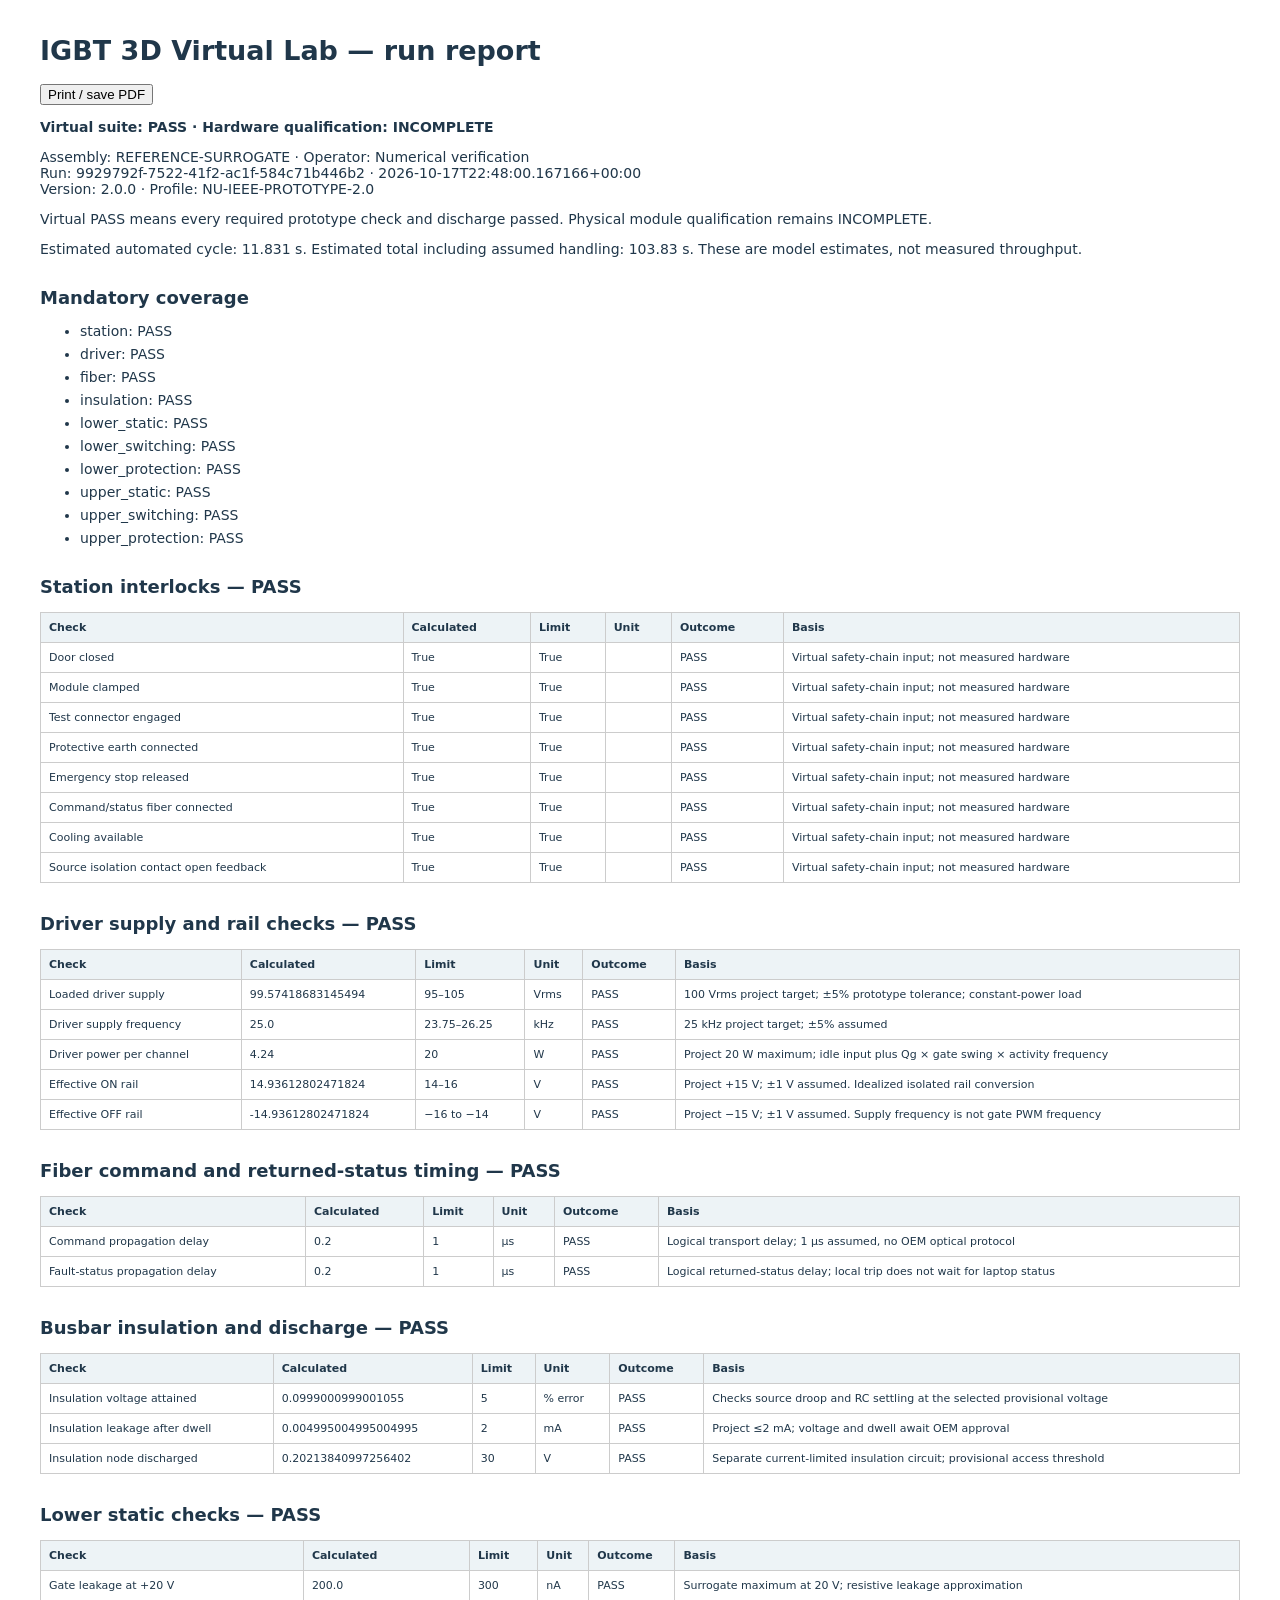
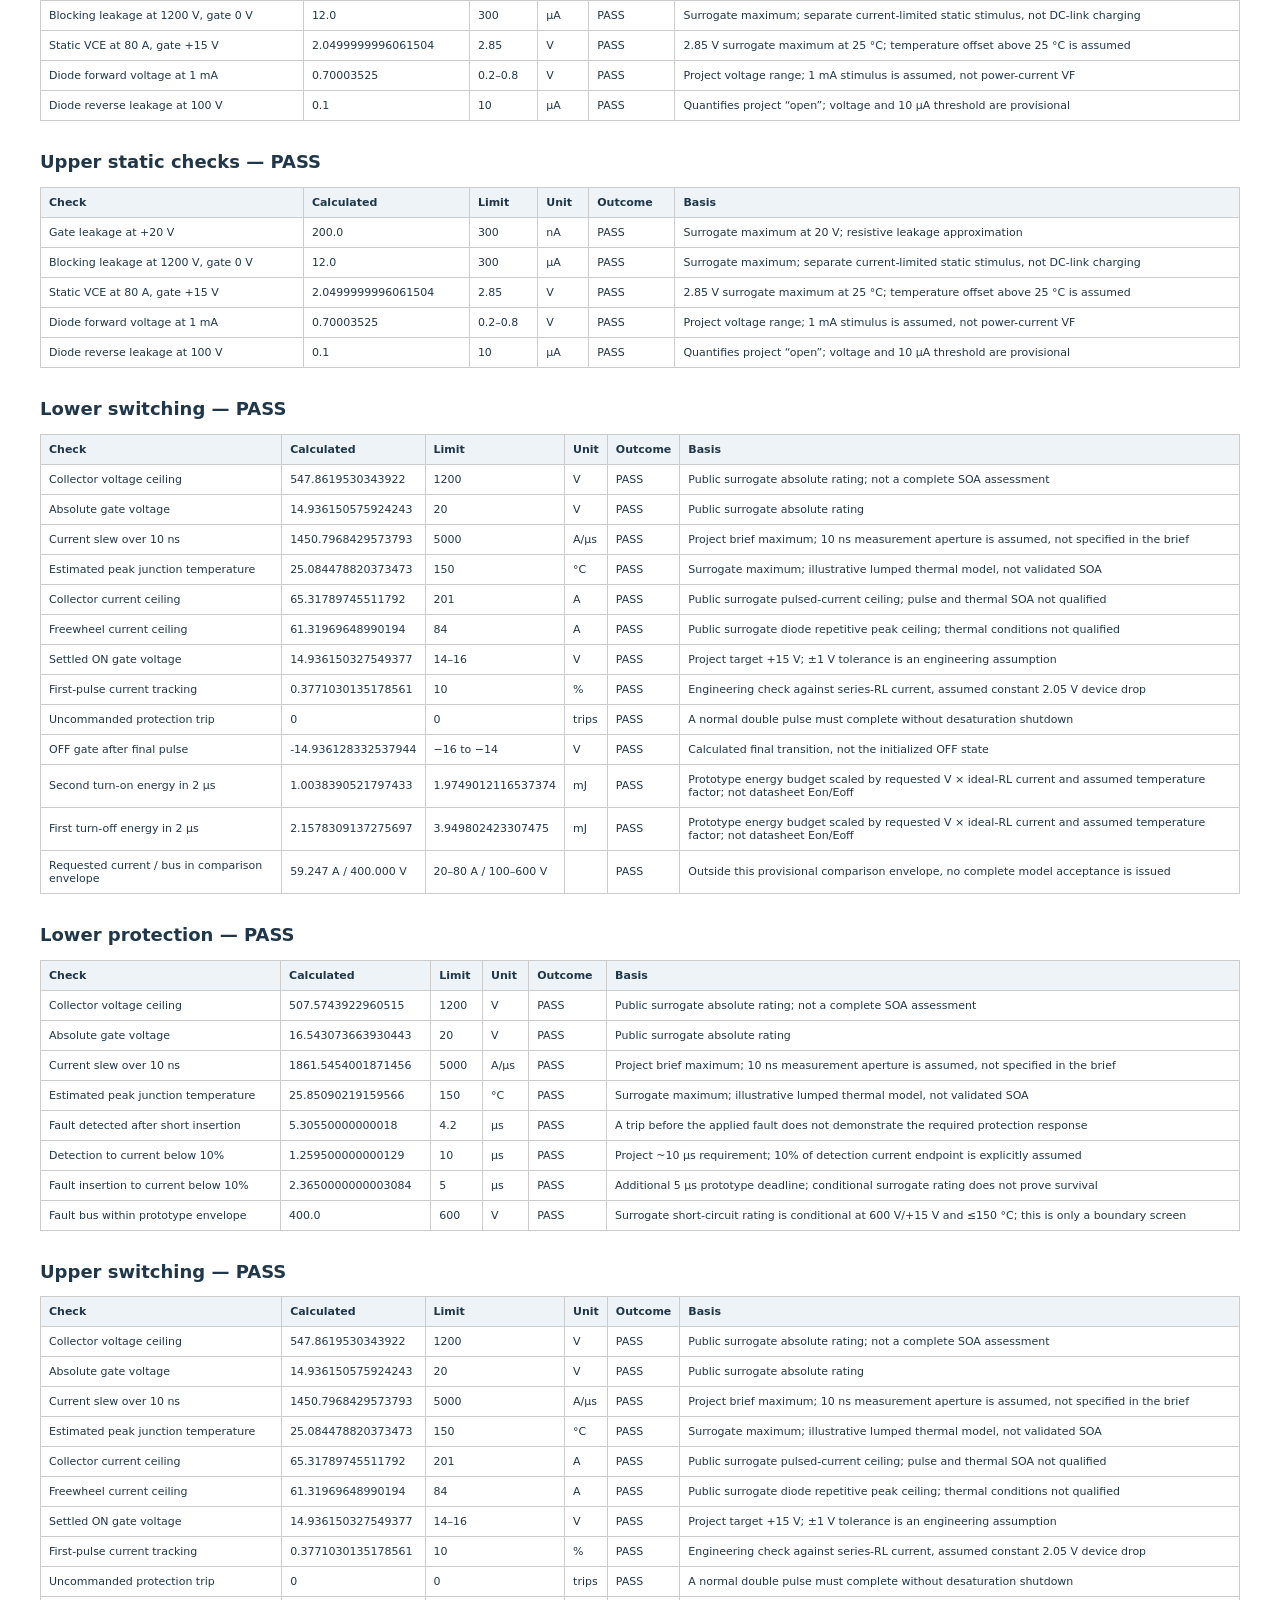
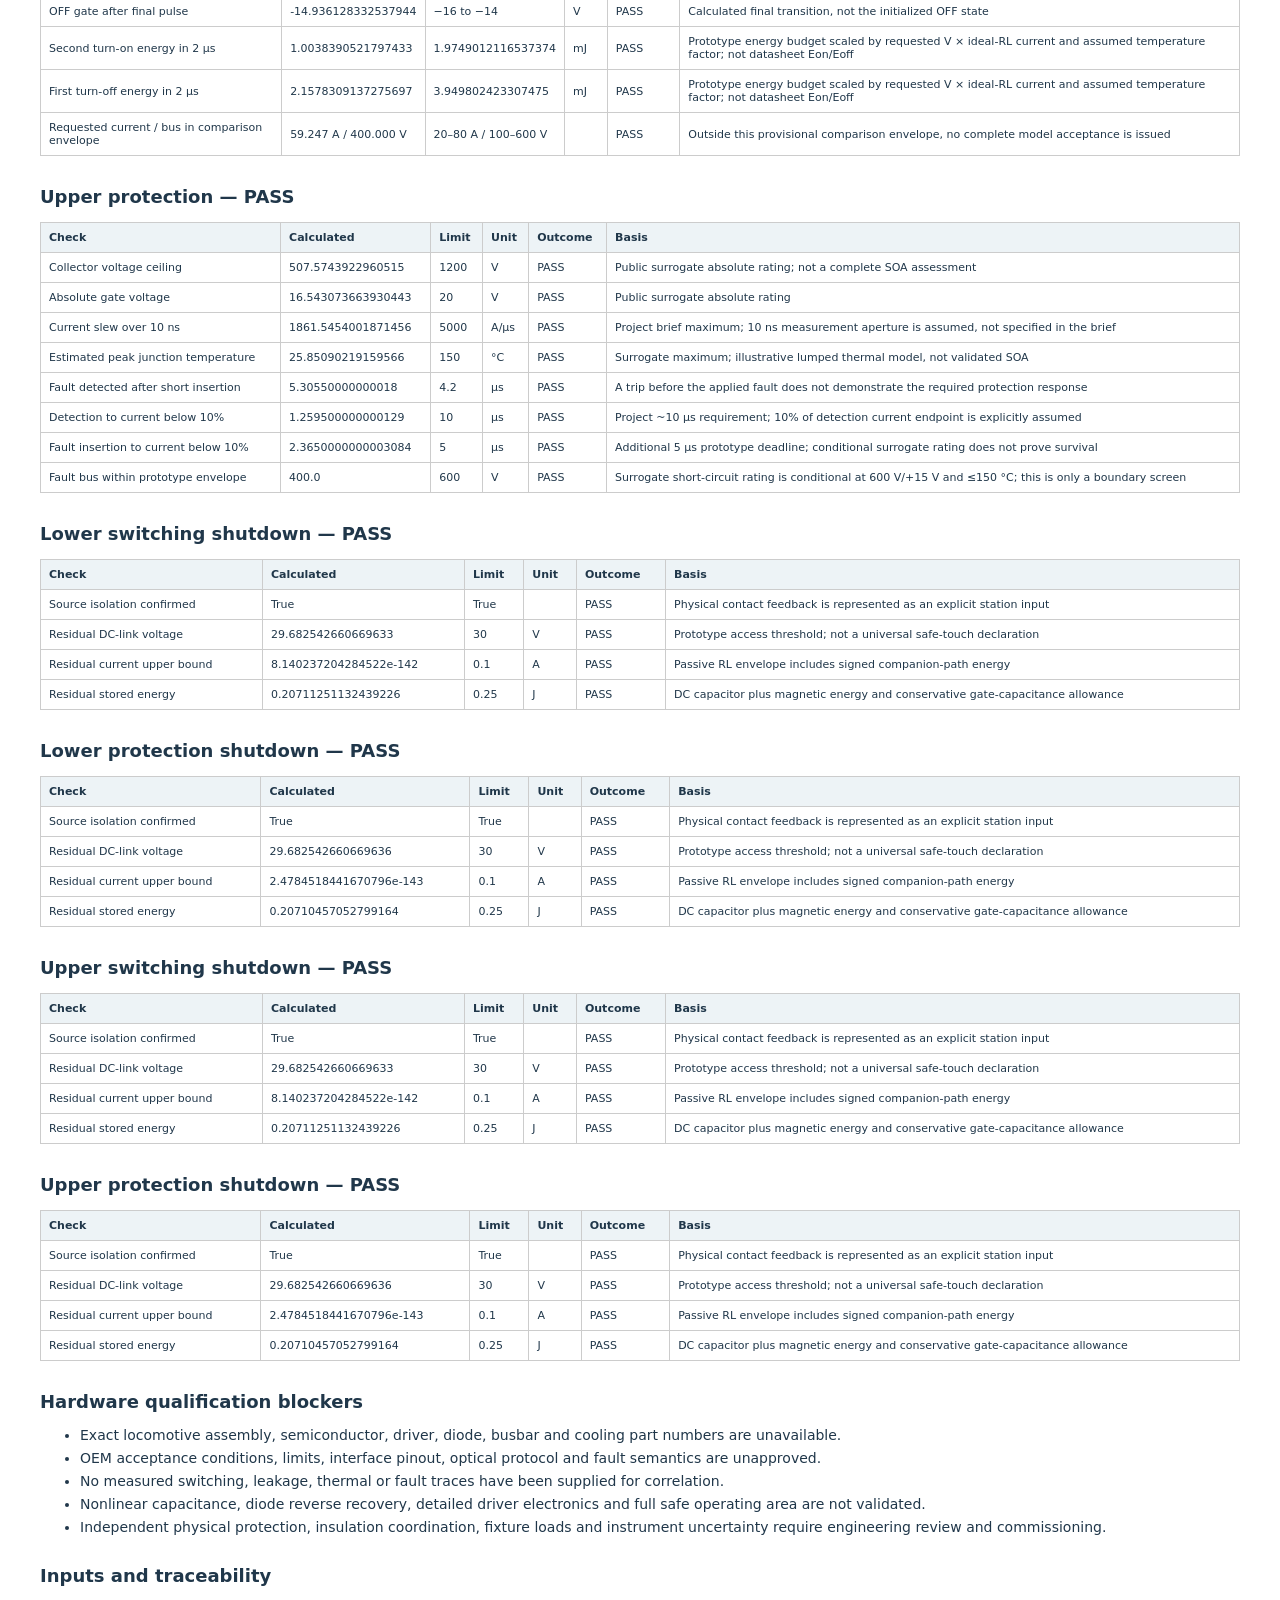
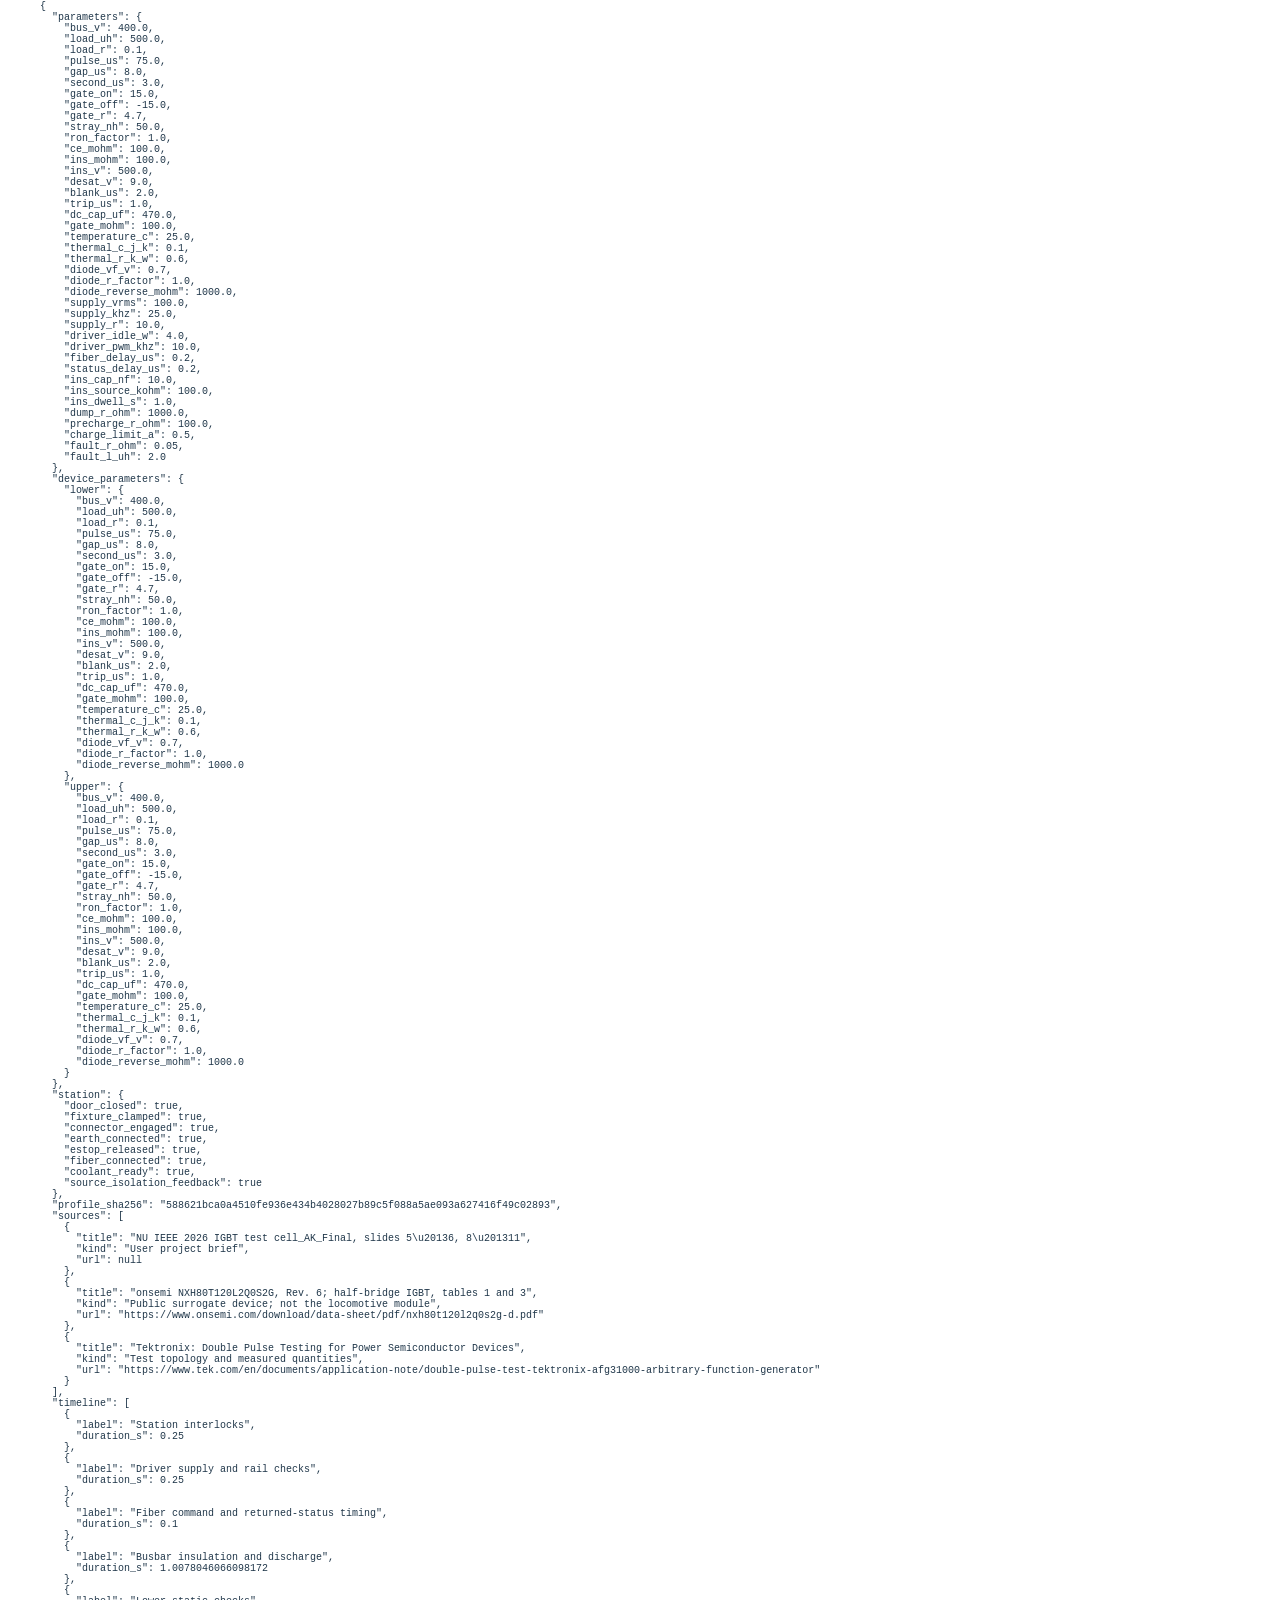
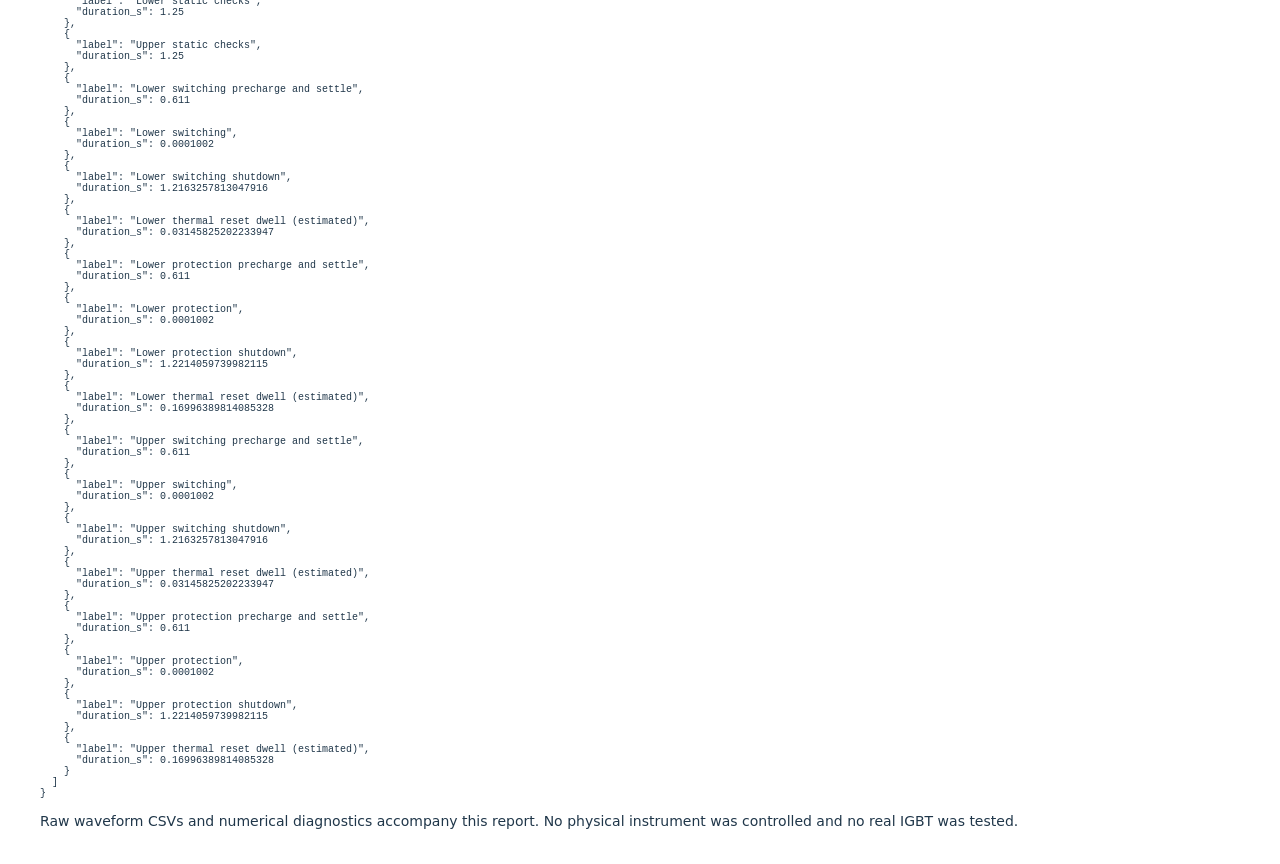
<file: verification/reference/default_run/report.html>
<!doctype html><html lang="en"><meta charset="utf-8"><title>IGBT virtual test report</title><style>body{font:14px system-ui;max-width:1200px;margin:35px auto;padding:0 20px;color:#20374a}h1{font-size:27px}h2{font-size:18px;margin-top:30px}table{border-collapse:collapse;width:100%;font-size:11px}th,td{padding:8px;border:1px solid #ccc;text-align:left}th{background:#edf3f6}pre{white-space:pre-wrap;font-size:10px}li{margin:7px 0}@media print{button{display:none}h2{break-after:avoid}tr{break-inside:avoid}}</style><h1>IGBT 3D Virtual Lab — run report</h1><button onclick="print()">Print / save PDF</button><p><b>Virtual suite: PASS · Hardware qualification: INCOMPLETE</b></p><p>Assembly: REFERENCE-SURROGATE · Operator: Numerical verification<br>Run: 9929792f-7522-41f2-ac1f-584c71b446b2 · 2026-10-17T22:48:00.167166+00:00<br>Version: 2.0.0 · Profile: NU-IEEE-PROTOTYPE-2.0</p><p>Virtual PASS means every required prototype check and discharge passed. Physical module qualification remains INCOMPLETE.</p><p>Estimated automated cycle: 11.831 s. Estimated total including assumed handling: 103.83 s. These are model estimates, not measured throughput.</p><h2>Mandatory coverage</h2><ul><li>station: PASS</li><li>driver: PASS</li><li>fiber: PASS</li><li>insulation: PASS</li><li>lower_static: PASS</li><li>lower_switching: PASS</li><li>lower_protection: PASS</li><li>upper_static: PASS</li><li>upper_switching: PASS</li><li>upper_protection: PASS</li></ul><h2>Station interlocks — PASS</h2><table><thead><tr><th>Check</th><th>Calculated</th><th>Limit</th><th>Unit</th><th>Outcome</th><th>Basis</th></tr></thead><tbody><tr><td>Door closed</td><td>True</td><td>True</td><td></td><td>PASS</td><td>Virtual safety-chain input; not measured hardware</td></tr><tr><td>Module clamped</td><td>True</td><td>True</td><td></td><td>PASS</td><td>Virtual safety-chain input; not measured hardware</td></tr><tr><td>Test connector engaged</td><td>True</td><td>True</td><td></td><td>PASS</td><td>Virtual safety-chain input; not measured hardware</td></tr><tr><td>Protective earth connected</td><td>True</td><td>True</td><td></td><td>PASS</td><td>Virtual safety-chain input; not measured hardware</td></tr><tr><td>Emergency stop released</td><td>True</td><td>True</td><td></td><td>PASS</td><td>Virtual safety-chain input; not measured hardware</td></tr><tr><td>Command/status fiber connected</td><td>True</td><td>True</td><td></td><td>PASS</td><td>Virtual safety-chain input; not measured hardware</td></tr><tr><td>Cooling available</td><td>True</td><td>True</td><td></td><td>PASS</td><td>Virtual safety-chain input; not measured hardware</td></tr><tr><td>Source isolation contact open feedback</td><td>True</td><td>True</td><td></td><td>PASS</td><td>Virtual safety-chain input; not measured hardware</td></tr></tbody></table><h2>Driver supply and rail checks — PASS</h2><table><thead><tr><th>Check</th><th>Calculated</th><th>Limit</th><th>Unit</th><th>Outcome</th><th>Basis</th></tr></thead><tbody><tr><td>Loaded driver supply</td><td>99.57418683145494</td><td>95–105</td><td>Vrms</td><td>PASS</td><td>100 Vrms project target; ±5% prototype tolerance; constant-power load</td></tr><tr><td>Driver supply frequency</td><td>25.0</td><td>23.75–26.25</td><td>kHz</td><td>PASS</td><td>25 kHz project target; ±5% assumed</td></tr><tr><td>Driver power per channel</td><td>4.24</td><td>20</td><td>W</td><td>PASS</td><td>Project 20 W maximum; idle input plus Qg × gate swing × activity frequency</td></tr><tr><td>Effective ON rail</td><td>14.93612802471824</td><td>14–16</td><td>V</td><td>PASS</td><td>Project +15 V; ±1 V assumed. Idealized isolated rail conversion</td></tr><tr><td>Effective OFF rail</td><td>-14.93612802471824</td><td>−16 to −14</td><td>V</td><td>PASS</td><td>Project −15 V; ±1 V assumed. Supply frequency is not gate PWM frequency</td></tr></tbody></table><h2>Fiber command and returned-status timing — PASS</h2><table><thead><tr><th>Check</th><th>Calculated</th><th>Limit</th><th>Unit</th><th>Outcome</th><th>Basis</th></tr></thead><tbody><tr><td>Command propagation delay</td><td>0.2</td><td>1</td><td>µs</td><td>PASS</td><td>Logical transport delay; 1 µs assumed, no OEM optical protocol</td></tr><tr><td>Fault-status propagation delay</td><td>0.2</td><td>1</td><td>µs</td><td>PASS</td><td>Logical returned-status delay; local trip does not wait for laptop status</td></tr></tbody></table><h2>Busbar insulation and discharge — PASS</h2><table><thead><tr><th>Check</th><th>Calculated</th><th>Limit</th><th>Unit</th><th>Outcome</th><th>Basis</th></tr></thead><tbody><tr><td>Insulation voltage attained</td><td>0.0999000999001055</td><td>5</td><td>% error</td><td>PASS</td><td>Checks source droop and RC settling at the selected provisional voltage</td></tr><tr><td>Insulation leakage after dwell</td><td>0.004995004995004995</td><td>2</td><td>mA</td><td>PASS</td><td>Project ≤2 mA; voltage and dwell await OEM approval</td></tr><tr><td>Insulation node discharged</td><td>0.20213840997256402</td><td>30</td><td>V</td><td>PASS</td><td>Separate current-limited insulation circuit; provisional access threshold</td></tr></tbody></table><h2>Lower static checks — PASS</h2><table><thead><tr><th>Check</th><th>Calculated</th><th>Limit</th><th>Unit</th><th>Outcome</th><th>Basis</th></tr></thead><tbody><tr><td>Gate leakage at +20 V</td><td>200.0</td><td>300</td><td>nA</td><td>PASS</td><td>Surrogate maximum at 20 V; resistive leakage approximation</td></tr><tr><td>Blocking leakage at 1200 V, gate 0 V</td><td>12.0</td><td>300</td><td>µA</td><td>PASS</td><td>Surrogate maximum; separate current-limited static stimulus, not DC-link charging</td></tr><tr><td>Static VCE at 80 A, gate +15 V</td><td>2.0499999996061504</td><td>2.85</td><td>V</td><td>PASS</td><td>2.85 V surrogate maximum at 25 °C; temperature offset above 25 °C is assumed</td></tr><tr><td>Diode forward voltage at 1 mA</td><td>0.70003525</td><td>0.2–0.8</td><td>V</td><td>PASS</td><td>Project voltage range; 1 mA stimulus is assumed, not power-current VF</td></tr><tr><td>Diode reverse leakage at 100 V</td><td>0.1</td><td>10</td><td>µA</td><td>PASS</td><td>Quantifies project “open”; voltage and 10 µA threshold are provisional</td></tr></tbody></table><h2>Upper static checks — PASS</h2><table><thead><tr><th>Check</th><th>Calculated</th><th>Limit</th><th>Unit</th><th>Outcome</th><th>Basis</th></tr></thead><tbody><tr><td>Gate leakage at +20 V</td><td>200.0</td><td>300</td><td>nA</td><td>PASS</td><td>Surrogate maximum at 20 V; resistive leakage approximation</td></tr><tr><td>Blocking leakage at 1200 V, gate 0 V</td><td>12.0</td><td>300</td><td>µA</td><td>PASS</td><td>Surrogate maximum; separate current-limited static stimulus, not DC-link charging</td></tr><tr><td>Static VCE at 80 A, gate +15 V</td><td>2.0499999996061504</td><td>2.85</td><td>V</td><td>PASS</td><td>2.85 V surrogate maximum at 25 °C; temperature offset above 25 °C is assumed</td></tr><tr><td>Diode forward voltage at 1 mA</td><td>0.70003525</td><td>0.2–0.8</td><td>V</td><td>PASS</td><td>Project voltage range; 1 mA stimulus is assumed, not power-current VF</td></tr><tr><td>Diode reverse leakage at 100 V</td><td>0.1</td><td>10</td><td>µA</td><td>PASS</td><td>Quantifies project “open”; voltage and 10 µA threshold are provisional</td></tr></tbody></table><h2>Lower switching — PASS</h2><table><thead><tr><th>Check</th><th>Calculated</th><th>Limit</th><th>Unit</th><th>Outcome</th><th>Basis</th></tr></thead><tbody><tr><td>Collector voltage ceiling</td><td>547.8619530343922</td><td>1200</td><td>V</td><td>PASS</td><td>Public surrogate absolute rating; not a complete SOA assessment</td></tr><tr><td>Absolute gate voltage</td><td>14.936150575924243</td><td>20</td><td>V</td><td>PASS</td><td>Public surrogate absolute rating</td></tr><tr><td>Current slew over 10 ns</td><td>1450.7968429573793</td><td>5000</td><td>A/µs</td><td>PASS</td><td>Project brief maximum; 10 ns measurement aperture is assumed, not specified in the brief</td></tr><tr><td>Estimated peak junction temperature</td><td>25.084478820373473</td><td>150</td><td>°C</td><td>PASS</td><td>Surrogate maximum; illustrative lumped thermal model, not validated SOA</td></tr><tr><td>Collector current ceiling</td><td>65.31789745511792</td><td>201</td><td>A</td><td>PASS</td><td>Public surrogate pulsed-current ceiling; pulse and thermal SOA not qualified</td></tr><tr><td>Freewheel current ceiling</td><td>61.31969648990194</td><td>84</td><td>A</td><td>PASS</td><td>Public surrogate diode repetitive peak ceiling; thermal conditions not qualified</td></tr><tr><td>Settled ON gate voltage</td><td>14.936150327549377</td><td>14–16</td><td>V</td><td>PASS</td><td>Project target +15 V; ±1 V tolerance is an engineering assumption</td></tr><tr><td>First-pulse current tracking</td><td>0.3771030135178561</td><td>10</td><td>%</td><td>PASS</td><td>Engineering check against series-RL current, assumed constant 2.05 V device drop</td></tr><tr><td>Uncommanded protection trip</td><td>0</td><td>0</td><td>trips</td><td>PASS</td><td>A normal double pulse must complete without desaturation shutdown</td></tr><tr><td>OFF gate after final pulse</td><td>-14.936128332537944</td><td>−16 to −14</td><td>V</td><td>PASS</td><td>Calculated final transition, not the initialized OFF state</td></tr><tr><td>Second turn-on energy in 2 µs</td><td>1.0038390521797433</td><td>1.9749012116537374</td><td>mJ</td><td>PASS</td><td>Prototype energy budget scaled by requested V × ideal-RL current and assumed temperature factor; not datasheet Eon/Eoff</td></tr><tr><td>First turn-off energy in 2 µs</td><td>2.1578309137275697</td><td>3.949802423307475</td><td>mJ</td><td>PASS</td><td>Prototype energy budget scaled by requested V × ideal-RL current and assumed temperature factor; not datasheet Eon/Eoff</td></tr><tr><td>Requested current / bus in comparison envelope</td><td>59.247 A / 400.000 V</td><td>20–80 A / 100–600 V</td><td></td><td>PASS</td><td>Outside this provisional comparison envelope, no complete model acceptance is issued</td></tr></tbody></table><h2>Lower protection — PASS</h2><table><thead><tr><th>Check</th><th>Calculated</th><th>Limit</th><th>Unit</th><th>Outcome</th><th>Basis</th></tr></thead><tbody><tr><td>Collector voltage ceiling</td><td>507.5743922960515</td><td>1200</td><td>V</td><td>PASS</td><td>Public surrogate absolute rating; not a complete SOA assessment</td></tr><tr><td>Absolute gate voltage</td><td>16.543073663930443</td><td>20</td><td>V</td><td>PASS</td><td>Public surrogate absolute rating</td></tr><tr><td>Current slew over 10 ns</td><td>1861.5454001871456</td><td>5000</td><td>A/µs</td><td>PASS</td><td>Project brief maximum; 10 ns measurement aperture is assumed, not specified in the brief</td></tr><tr><td>Estimated peak junction temperature</td><td>25.85090219159566</td><td>150</td><td>°C</td><td>PASS</td><td>Surrogate maximum; illustrative lumped thermal model, not validated SOA</td></tr><tr><td>Fault detected after short insertion</td><td>5.30550000000018</td><td>4.2</td><td>µs</td><td>PASS</td><td>A trip before the applied fault does not demonstrate the required protection response</td></tr><tr><td>Detection to current below 10%</td><td>1.259500000000129</td><td>10</td><td>µs</td><td>PASS</td><td>Project ~10 µs requirement; 10% of detection current endpoint is explicitly assumed</td></tr><tr><td>Fault insertion to current below 10%</td><td>2.3650000000003084</td><td>5</td><td>µs</td><td>PASS</td><td>Additional 5 µs prototype deadline; conditional surrogate rating does not prove survival</td></tr><tr><td>Fault bus within prototype envelope</td><td>400.0</td><td>600</td><td>V</td><td>PASS</td><td>Surrogate short-circuit rating is conditional at 600 V/+15 V and ≤150 °C; this is only a boundary screen</td></tr></tbody></table><h2>Upper switching — PASS</h2><table><thead><tr><th>Check</th><th>Calculated</th><th>Limit</th><th>Unit</th><th>Outcome</th><th>Basis</th></tr></thead><tbody><tr><td>Collector voltage ceiling</td><td>547.8619530343922</td><td>1200</td><td>V</td><td>PASS</td><td>Public surrogate absolute rating; not a complete SOA assessment</td></tr><tr><td>Absolute gate voltage</td><td>14.936150575924243</td><td>20</td><td>V</td><td>PASS</td><td>Public surrogate absolute rating</td></tr><tr><td>Current slew over 10 ns</td><td>1450.7968429573793</td><td>5000</td><td>A/µs</td><td>PASS</td><td>Project brief maximum; 10 ns measurement aperture is assumed, not specified in the brief</td></tr><tr><td>Estimated peak junction temperature</td><td>25.084478820373473</td><td>150</td><td>°C</td><td>PASS</td><td>Surrogate maximum; illustrative lumped thermal model, not validated SOA</td></tr><tr><td>Collector current ceiling</td><td>65.31789745511792</td><td>201</td><td>A</td><td>PASS</td><td>Public surrogate pulsed-current ceiling; pulse and thermal SOA not qualified</td></tr><tr><td>Freewheel current ceiling</td><td>61.31969648990194</td><td>84</td><td>A</td><td>PASS</td><td>Public surrogate diode repetitive peak ceiling; thermal conditions not qualified</td></tr><tr><td>Settled ON gate voltage</td><td>14.936150327549377</td><td>14–16</td><td>V</td><td>PASS</td><td>Project target +15 V; ±1 V tolerance is an engineering assumption</td></tr><tr><td>First-pulse current tracking</td><td>0.3771030135178561</td><td>10</td><td>%</td><td>PASS</td><td>Engineering check against series-RL current, assumed constant 2.05 V device drop</td></tr><tr><td>Uncommanded protection trip</td><td>0</td><td>0</td><td>trips</td><td>PASS</td><td>A normal double pulse must complete without desaturation shutdown</td></tr><tr><td>OFF gate after final pulse</td><td>-14.936128332537944</td><td>−16 to −14</td><td>V</td><td>PASS</td><td>Calculated final transition, not the initialized OFF state</td></tr><tr><td>Second turn-on energy in 2 µs</td><td>1.0038390521797433</td><td>1.9749012116537374</td><td>mJ</td><td>PASS</td><td>Prototype energy budget scaled by requested V × ideal-RL current and assumed temperature factor; not datasheet Eon/Eoff</td></tr><tr><td>First turn-off energy in 2 µs</td><td>2.1578309137275697</td><td>3.949802423307475</td><td>mJ</td><td>PASS</td><td>Prototype energy budget scaled by requested V × ideal-RL current and assumed temperature factor; not datasheet Eon/Eoff</td></tr><tr><td>Requested current / bus in comparison envelope</td><td>59.247 A / 400.000 V</td><td>20–80 A / 100–600 V</td><td></td><td>PASS</td><td>Outside this provisional comparison envelope, no complete model acceptance is issued</td></tr></tbody></table><h2>Upper protection — PASS</h2><table><thead><tr><th>Check</th><th>Calculated</th><th>Limit</th><th>Unit</th><th>Outcome</th><th>Basis</th></tr></thead><tbody><tr><td>Collector voltage ceiling</td><td>507.5743922960515</td><td>1200</td><td>V</td><td>PASS</td><td>Public surrogate absolute rating; not a complete SOA assessment</td></tr><tr><td>Absolute gate voltage</td><td>16.543073663930443</td><td>20</td><td>V</td><td>PASS</td><td>Public surrogate absolute rating</td></tr><tr><td>Current slew over 10 ns</td><td>1861.5454001871456</td><td>5000</td><td>A/µs</td><td>PASS</td><td>Project brief maximum; 10 ns measurement aperture is assumed, not specified in the brief</td></tr><tr><td>Estimated peak junction temperature</td><td>25.85090219159566</td><td>150</td><td>°C</td><td>PASS</td><td>Surrogate maximum; illustrative lumped thermal model, not validated SOA</td></tr><tr><td>Fault detected after short insertion</td><td>5.30550000000018</td><td>4.2</td><td>µs</td><td>PASS</td><td>A trip before the applied fault does not demonstrate the required protection response</td></tr><tr><td>Detection to current below 10%</td><td>1.259500000000129</td><td>10</td><td>µs</td><td>PASS</td><td>Project ~10 µs requirement; 10% of detection current endpoint is explicitly assumed</td></tr><tr><td>Fault insertion to current below 10%</td><td>2.3650000000003084</td><td>5</td><td>µs</td><td>PASS</td><td>Additional 5 µs prototype deadline; conditional surrogate rating does not prove survival</td></tr><tr><td>Fault bus within prototype envelope</td><td>400.0</td><td>600</td><td>V</td><td>PASS</td><td>Surrogate short-circuit rating is conditional at 600 V/+15 V and ≤150 °C; this is only a boundary screen</td></tr></tbody></table><h2>Lower switching shutdown — PASS</h2><table><thead><tr><th>Check</th><th>Calculated</th><th>Limit</th><th>Unit</th><th>Outcome</th><th>Basis</th></tr></thead><tbody><tr><td>Source isolation confirmed</td><td>True</td><td>True</td><td></td><td>PASS</td><td>Physical contact feedback is represented as an explicit station input</td></tr><tr><td>Residual DC-link voltage</td><td>29.682542660669633</td><td>30</td><td>V</td><td>PASS</td><td>Prototype access threshold; not a universal safe-touch declaration</td></tr><tr><td>Residual current upper bound</td><td>8.140237204284522e-142</td><td>0.1</td><td>A</td><td>PASS</td><td>Passive RL envelope includes signed companion-path energy</td></tr><tr><td>Residual stored energy</td><td>0.20711251132439226</td><td>0.25</td><td>J</td><td>PASS</td><td>DC capacitor plus magnetic energy and conservative gate-capacitance allowance</td></tr></tbody></table><h2>Lower protection shutdown — PASS</h2><table><thead><tr><th>Check</th><th>Calculated</th><th>Limit</th><th>Unit</th><th>Outcome</th><th>Basis</th></tr></thead><tbody><tr><td>Source isolation confirmed</td><td>True</td><td>True</td><td></td><td>PASS</td><td>Physical contact feedback is represented as an explicit station input</td></tr><tr><td>Residual DC-link voltage</td><td>29.682542660669636</td><td>30</td><td>V</td><td>PASS</td><td>Prototype access threshold; not a universal safe-touch declaration</td></tr><tr><td>Residual current upper bound</td><td>2.4784518441670796e-143</td><td>0.1</td><td>A</td><td>PASS</td><td>Passive RL envelope includes signed companion-path energy</td></tr><tr><td>Residual stored energy</td><td>0.20710457052799164</td><td>0.25</td><td>J</td><td>PASS</td><td>DC capacitor plus magnetic energy and conservative gate-capacitance allowance</td></tr></tbody></table><h2>Upper switching shutdown — PASS</h2><table><thead><tr><th>Check</th><th>Calculated</th><th>Limit</th><th>Unit</th><th>Outcome</th><th>Basis</th></tr></thead><tbody><tr><td>Source isolation confirmed</td><td>True</td><td>True</td><td></td><td>PASS</td><td>Physical contact feedback is represented as an explicit station input</td></tr><tr><td>Residual DC-link voltage</td><td>29.682542660669633</td><td>30</td><td>V</td><td>PASS</td><td>Prototype access threshold; not a universal safe-touch declaration</td></tr><tr><td>Residual current upper bound</td><td>8.140237204284522e-142</td><td>0.1</td><td>A</td><td>PASS</td><td>Passive RL envelope includes signed companion-path energy</td></tr><tr><td>Residual stored energy</td><td>0.20711251132439226</td><td>0.25</td><td>J</td><td>PASS</td><td>DC capacitor plus magnetic energy and conservative gate-capacitance allowance</td></tr></tbody></table><h2>Upper protection shutdown — PASS</h2><table><thead><tr><th>Check</th><th>Calculated</th><th>Limit</th><th>Unit</th><th>Outcome</th><th>Basis</th></tr></thead><tbody><tr><td>Source isolation confirmed</td><td>True</td><td>True</td><td></td><td>PASS</td><td>Physical contact feedback is represented as an explicit station input</td></tr><tr><td>Residual DC-link voltage</td><td>29.682542660669636</td><td>30</td><td>V</td><td>PASS</td><td>Prototype access threshold; not a universal safe-touch declaration</td></tr><tr><td>Residual current upper bound</td><td>2.4784518441670796e-143</td><td>0.1</td><td>A</td><td>PASS</td><td>Passive RL envelope includes signed companion-path energy</td></tr><tr><td>Residual stored energy</td><td>0.20710457052799164</td><td>0.25</td><td>J</td><td>PASS</td><td>DC capacitor plus magnetic energy and conservative gate-capacitance allowance</td></tr></tbody></table><h2>Hardware qualification blockers</h2><ul><li>Exact locomotive assembly, semiconductor, driver, diode, busbar and cooling part numbers are unavailable.</li><li>OEM acceptance conditions, limits, interface pinout, optical protocol and fault semantics are unapproved.</li><li>No measured switching, leakage, thermal or fault traces have been supplied for correlation.</li><li>Nonlinear capacitance, diode reverse recovery, detailed driver electronics and full safe operating area are not validated.</li><li>Independent physical protection, insulation coordination, fixture loads and instrument uncertainty require engineering review and commissioning.</li></ul><h2>Inputs and traceability</h2><pre>{
  &quot;parameters&quot;: {
    &quot;bus_v&quot;: 400.0,
    &quot;load_uh&quot;: 500.0,
    &quot;load_r&quot;: 0.1,
    &quot;pulse_us&quot;: 75.0,
    &quot;gap_us&quot;: 8.0,
    &quot;second_us&quot;: 3.0,
    &quot;gate_on&quot;: 15.0,
    &quot;gate_off&quot;: -15.0,
    &quot;gate_r&quot;: 4.7,
    &quot;stray_nh&quot;: 50.0,
    &quot;ron_factor&quot;: 1.0,
    &quot;ce_mohm&quot;: 100.0,
    &quot;ins_mohm&quot;: 100.0,
    &quot;ins_v&quot;: 500.0,
    &quot;desat_v&quot;: 9.0,
    &quot;blank_us&quot;: 2.0,
    &quot;trip_us&quot;: 1.0,
    &quot;dc_cap_uf&quot;: 470.0,
    &quot;gate_mohm&quot;: 100.0,
    &quot;temperature_c&quot;: 25.0,
    &quot;thermal_c_j_k&quot;: 0.1,
    &quot;thermal_r_k_w&quot;: 0.6,
    &quot;diode_vf_v&quot;: 0.7,
    &quot;diode_r_factor&quot;: 1.0,
    &quot;diode_reverse_mohm&quot;: 1000.0,
    &quot;supply_vrms&quot;: 100.0,
    &quot;supply_khz&quot;: 25.0,
    &quot;supply_r&quot;: 10.0,
    &quot;driver_idle_w&quot;: 4.0,
    &quot;driver_pwm_khz&quot;: 10.0,
    &quot;fiber_delay_us&quot;: 0.2,
    &quot;status_delay_us&quot;: 0.2,
    &quot;ins_cap_nf&quot;: 10.0,
    &quot;ins_source_kohm&quot;: 100.0,
    &quot;ins_dwell_s&quot;: 1.0,
    &quot;dump_r_ohm&quot;: 1000.0,
    &quot;precharge_r_ohm&quot;: 100.0,
    &quot;charge_limit_a&quot;: 0.5,
    &quot;fault_r_ohm&quot;: 0.05,
    &quot;fault_l_uh&quot;: 2.0
  },
  &quot;device_parameters&quot;: {
    &quot;lower&quot;: {
      &quot;bus_v&quot;: 400.0,
      &quot;load_uh&quot;: 500.0,
      &quot;load_r&quot;: 0.1,
      &quot;pulse_us&quot;: 75.0,
      &quot;gap_us&quot;: 8.0,
      &quot;second_us&quot;: 3.0,
      &quot;gate_on&quot;: 15.0,
      &quot;gate_off&quot;: -15.0,
      &quot;gate_r&quot;: 4.7,
      &quot;stray_nh&quot;: 50.0,
      &quot;ron_factor&quot;: 1.0,
      &quot;ce_mohm&quot;: 100.0,
      &quot;ins_mohm&quot;: 100.0,
      &quot;ins_v&quot;: 500.0,
      &quot;desat_v&quot;: 9.0,
      &quot;blank_us&quot;: 2.0,
      &quot;trip_us&quot;: 1.0,
      &quot;dc_cap_uf&quot;: 470.0,
      &quot;gate_mohm&quot;: 100.0,
      &quot;temperature_c&quot;: 25.0,
      &quot;thermal_c_j_k&quot;: 0.1,
      &quot;thermal_r_k_w&quot;: 0.6,
      &quot;diode_vf_v&quot;: 0.7,
      &quot;diode_r_factor&quot;: 1.0,
      &quot;diode_reverse_mohm&quot;: 1000.0
    },
    &quot;upper&quot;: {
      &quot;bus_v&quot;: 400.0,
      &quot;load_uh&quot;: 500.0,
      &quot;load_r&quot;: 0.1,
      &quot;pulse_us&quot;: 75.0,
      &quot;gap_us&quot;: 8.0,
      &quot;second_us&quot;: 3.0,
      &quot;gate_on&quot;: 15.0,
      &quot;gate_off&quot;: -15.0,
      &quot;gate_r&quot;: 4.7,
      &quot;stray_nh&quot;: 50.0,
      &quot;ron_factor&quot;: 1.0,
      &quot;ce_mohm&quot;: 100.0,
      &quot;ins_mohm&quot;: 100.0,
      &quot;ins_v&quot;: 500.0,
      &quot;desat_v&quot;: 9.0,
      &quot;blank_us&quot;: 2.0,
      &quot;trip_us&quot;: 1.0,
      &quot;dc_cap_uf&quot;: 470.0,
      &quot;gate_mohm&quot;: 100.0,
      &quot;temperature_c&quot;: 25.0,
      &quot;thermal_c_j_k&quot;: 0.1,
      &quot;thermal_r_k_w&quot;: 0.6,
      &quot;diode_vf_v&quot;: 0.7,
      &quot;diode_r_factor&quot;: 1.0,
      &quot;diode_reverse_mohm&quot;: 1000.0
    }
  },
  &quot;station&quot;: {
    &quot;door_closed&quot;: true,
    &quot;fixture_clamped&quot;: true,
    &quot;connector_engaged&quot;: true,
    &quot;earth_connected&quot;: true,
    &quot;estop_released&quot;: true,
    &quot;fiber_connected&quot;: true,
    &quot;coolant_ready&quot;: true,
    &quot;source_isolation_feedback&quot;: true
  },
  &quot;profile_sha256&quot;: &quot;588621bca0a4510fe936e434b4028027b89c5f088a5ae093a627416f49c02893&quot;,
  &quot;sources&quot;: [
    {
      &quot;title&quot;: &quot;NU IEEE 2026 IGBT test cell_AK_Final, slides 5\u20136, 8\u201311&quot;,
      &quot;kind&quot;: &quot;User project brief&quot;,
      &quot;url&quot;: null
    },
    {
      &quot;title&quot;: &quot;onsemi NXH80T120L2Q0S2G, Rev. 6; half-bridge IGBT, tables 1 and 3&quot;,
      &quot;kind&quot;: &quot;Public surrogate device; not the locomotive module&quot;,
      &quot;url&quot;: &quot;https://www.onsemi.com/download/data-sheet/pdf/nxh80t120l2q0s2g-d.pdf&quot;
    },
    {
      &quot;title&quot;: &quot;Tektronix: Double Pulse Testing for Power Semiconductor Devices&quot;,
      &quot;kind&quot;: &quot;Test topology and measured quantities&quot;,
      &quot;url&quot;: &quot;https://www.tek.com/en/documents/application-note/double-pulse-test-tektronix-afg31000-arbitrary-function-generator&quot;
    }
  ],
  &quot;timeline&quot;: [
    {
      &quot;label&quot;: &quot;Station interlocks&quot;,
      &quot;duration_s&quot;: 0.25
    },
    {
      &quot;label&quot;: &quot;Driver supply and rail checks&quot;,
      &quot;duration_s&quot;: 0.25
    },
    {
      &quot;label&quot;: &quot;Fiber command and returned-status timing&quot;,
      &quot;duration_s&quot;: 0.1
    },
    {
      &quot;label&quot;: &quot;Busbar insulation and discharge&quot;,
      &quot;duration_s&quot;: 1.0078046066098172
    },
    {
      &quot;label&quot;: &quot;Lower static checks&quot;,
      &quot;duration_s&quot;: 1.25
    },
    {
      &quot;label&quot;: &quot;Upper static checks&quot;,
      &quot;duration_s&quot;: 1.25
    },
    {
      &quot;label&quot;: &quot;Lower switching precharge and settle&quot;,
      &quot;duration_s&quot;: 0.611
    },
    {
      &quot;label&quot;: &quot;Lower switching&quot;,
      &quot;duration_s&quot;: 0.0001002
    },
    {
      &quot;label&quot;: &quot;Lower switching shutdown&quot;,
      &quot;duration_s&quot;: 1.2163257813047916
    },
    {
      &quot;label&quot;: &quot;Lower thermal reset dwell (estimated)&quot;,
      &quot;duration_s&quot;: 0.03145825202233947
    },
    {
      &quot;label&quot;: &quot;Lower protection precharge and settle&quot;,
      &quot;duration_s&quot;: 0.611
    },
    {
      &quot;label&quot;: &quot;Lower protection&quot;,
      &quot;duration_s&quot;: 0.0001002
    },
    {
      &quot;label&quot;: &quot;Lower protection shutdown&quot;,
      &quot;duration_s&quot;: 1.2214059739982115
    },
    {
      &quot;label&quot;: &quot;Lower thermal reset dwell (estimated)&quot;,
      &quot;duration_s&quot;: 0.16996389814085328
    },
    {
      &quot;label&quot;: &quot;Upper switching precharge and settle&quot;,
      &quot;duration_s&quot;: 0.611
    },
    {
      &quot;label&quot;: &quot;Upper switching&quot;,
      &quot;duration_s&quot;: 0.0001002
    },
    {
      &quot;label&quot;: &quot;Upper switching shutdown&quot;,
      &quot;duration_s&quot;: 1.2163257813047916
    },
    {
      &quot;label&quot;: &quot;Upper thermal reset dwell (estimated)&quot;,
      &quot;duration_s&quot;: 0.03145825202233947
    },
    {
      &quot;label&quot;: &quot;Upper protection precharge and settle&quot;,
      &quot;duration_s&quot;: 0.611
    },
    {
      &quot;label&quot;: &quot;Upper protection&quot;,
      &quot;duration_s&quot;: 0.0001002
    },
    {
      &quot;label&quot;: &quot;Upper protection shutdown&quot;,
      &quot;duration_s&quot;: 1.2214059739982115
    },
    {
      &quot;label&quot;: &quot;Upper thermal reset dwell (estimated)&quot;,
      &quot;duration_s&quot;: 0.16996389814085328
    }
  ]
}</pre><p>Raw waveform CSVs and numerical diagnostics accompany this report. No physical instrument was controlled and no real IGBT was tested.</p></html>
</file>
